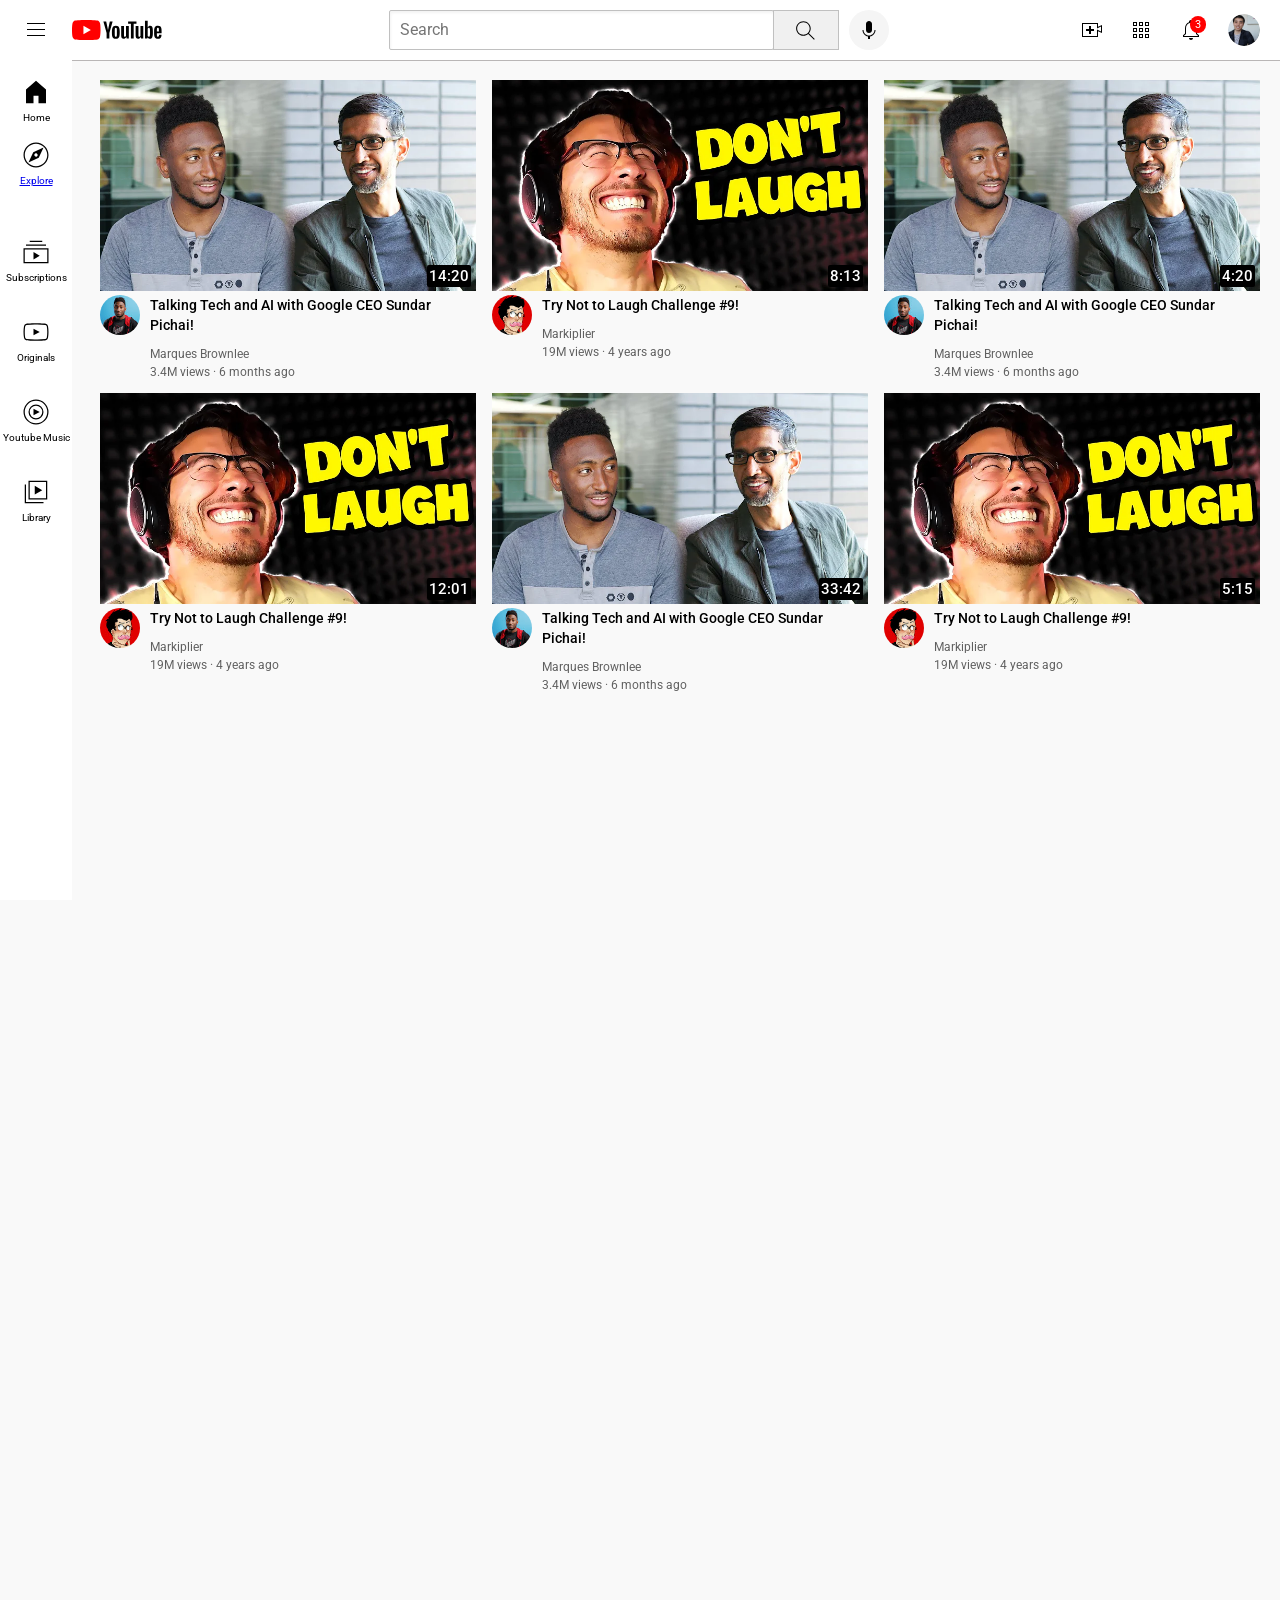
<file: index.html>
<!doctype html>
<html>
  <head>
    <title>youtube.com</title>
    <link
      rel="preconnect"
      href="https://fonts.googleapis.com" />
    <link
      rel="preconnect"
      href="https://fonts.gstatic.com"
      crossorigin />
    <link
      href="https://fonts.googleapis.com/css2?family=Roboto:ital,wght@0,100..900;1,100..900&display=swap"
      rel="stylesheet" />
    <link
      rel="stylesheet"
      href="styles/general.css" />
    <link
      rel="stylesheet"
      href="styles/header.css" />
    <link
      rel="stylesheet"
      href="styles/video.css" />
    <link
      rel="stylesheet"
      href="styles/sidebar.css" />
  </head>
  <body>
    <div class="header">
      <div class="left-section">
        <img
          class="hamburger-menu"
          src="icons/hamburger-menu.svg" />
        <img
          class="youtube-logo"
          src="icons/youtube-logo.svg" />
      </div>
      <div class="middle-section">
        <input
          class="search-bar"
          type="text"
          placeholder="Search" />
        <button class="search-button">
          <img
            class="search-icon"
            src="icons/search.svg" />
          <div class="tooltip">Search</div>
        </button>
        <button class="voice-search-button">
          <img
            class="voice-search-icon"
            src="icons/voice-search-icon.svg" />
          <div class="tooltip">Search with your voice</div>
        </button>
      </div>
      <div class="right-section">
        <div class="upload-icon-container">
          <img
            class="upload-icon"
            src="icons/upload.svg" />
          <div class="tooltip">Upload</div>
        </div>

        <div class="youtube-apps-container">
          <img
            class="youtube-apps-icon"
            src="icons/youtube-apps.svg" />
          <div class="tooltip">Apps</div>
        </div>

        <div class="notifications-icon-container">
          <div class="notifications-icon-container">
            <img
              class="notifications-icon"
              src="icons/notifications.svg" />
            <div class="tooltip">Notifications</div>
            <div class="notifications-count">3</div>
          </div>
        </div>

        <div class="current-user-picture-container">
          <img
            class="current-user-picture"
            src="channel-pictures/my-channel.jpeg" />
            <div class="tooltip">Account</div>
        </div>
      </div>
    </div>

    <div class="sidebar">
      <div class="sidebar-tab">
        <img
          class="sidebar-icon"
          src="sidebar-icons/home.svg"
          alt="" />
        <div class="sidebar-text">Home</div>
      </div>

      <a href="https://youtube.com">
      <div class="sidebar-tab">
        <img
          class="sidebar-icon"
          src="sidebar-icons/explore.svg"
          alt="" />
        <div class="sidebar-text">Explore</div>
      </div></a>

      <div class="sidebar-tab">
        <img
          class="sidebar-icon"
          src="sidebar-icons/subscriptions.svg"
          alt="" />
        <div class="sidebar-text">Subscriptions</div>
      </div>

      <div class="sidebar-tab">
        <img
          class="sidebar-icon"
          src="sidebar-icons/originals.svg"
          alt="" />
        <div class="sidebar-text">Originals</div>
      </div>

      <div class="sidebar-tab">
        <img
          class="sidebar-icon"
          src="sidebar-icons/youtube-music.svg"
          alt="" />
        <div class="sidebar-text">Youtube Music</div>
      </div>

      <div class="sidebar-tab">
        <img
          class="sidebar-icon"
          src="sidebar-icons/library.svg"
          alt="" />
        <div class="sidebar-text">Library</div>
      </div>
    </div>

    <div class="video-grid">
      <div class="video-preview">
        <div class="thumbnail-row">
          <img
            class="thumbnail"
            src="thumbnails/thumbnail-1.webp" />
          <div class="video-time">14:20</div>
        </div>
        <div class="video-info-grid">
          <div class="channel-picture">
            <img
              class="profile-picture"
              src="channel-pictures/channel-1.jpeg" />
          </div>
          <div class="video-info">
            <p class="video-title">
              Talking Tech and AI with Google CEO Sundar Pichai!
            </p>
            <p class="video-author">Marques Brownlee</p>
            <p class="video-stats">3.4M views &#183; 6 months ago</p>
          </div>
        </div>
      </div>

      <div class="video-preview">
        <div class="thumbnail-row">
          <img
            class="thumbnail"
            src="thumbnails/thumbnail-2.webp" />
          <div class="video-time">8:13</div>
        </div>
        <div class="video-info-grid">
          <div class="channel-picture">
            <img
              class="profile-picture"
              src="channel-pictures/channel-2.jpeg" />
          </div>
          <div class="video-info">
            <p class="video-title">Try Not to Laugh Challenge #9!</p>
            <p class="video-author">Markiplier</p>
            <p class="video-stats">19M views &#183; 4 years ago</p>
          </div>
        </div>
      </div>

      <div class="video-preview">
        <div class="thumbnail-row">
          <img
            class="thumbnail"
            src="thumbnails/thumbnail-1.webp" />
          <div class="video-time">4:20</div>
        </div>
        <div class="video-info-grid">
          <div class="channel-picture">
            <img
              class="profile-picture"
              src="channel-pictures/channel-1.jpeg" />
          </div>
          <div class="video-info">
            <p class="video-title">
              Talking Tech and AI with Google CEO Sundar Pichai!
            </p>
            <p class="video-author">Marques Brownlee</p>
            <p class="video-stats">3.4M views &#183; 6 months ago</p>
          </div>
        </div>
      </div>

      <div class="video-preview">
        <div class="thumbnail-row">
          <img
            class="thumbnail"
            src="thumbnails/thumbnail-2.webp" />
          <div class="video-time">12:01</div>
        </div>
        <div class="video-info-grid">
          <div class="channel-picture">
            <img
              class="profile-picture"
              src="channel-pictures/channel-2.jpeg" />
          </div>
          <div class="video-info">
            <p class="video-title">Try Not to Laugh Challenge #9!</p>
            <p class="video-author">Markiplier</p>
            <p class="video-stats">19M views &#183; 4 years ago</p>
          </div>
        </div>
      </div>

      <div class="video-preview">
        <div class="thumbnail-row">
          <img
            class="thumbnail"
            src="thumbnails/thumbnail-1.webp" />
          <div class="video-time">33:42</div>
        </div>
        <div class="video-info-grid">
          <div class="channel-picture">
            <img
              class="profile-picture"
              src="channel-pictures/channel-1.jpeg" />
          </div>
          <div class="video-info">
            <p class="video-title">
              Talking Tech and AI with Google CEO Sundar Pichai!
            </p>
            <p class="video-author">Marques Brownlee</p>
            <p class="video-stats">3.4M views &#183; 6 months ago</p>
          </div>
        </div>
      </div>

      <div class="video-preview">
        <div class="thumbnail-row">
          <img
            class="thumbnail"
            src="thumbnails/thumbnail-2.webp" />
          <div class="video-time">5:15</div>
        </div>
        <div class="video-info-grid">
          <div class="channel-picture">
            <img
              class="profile-picture"
              src="channel-pictures/channel-2.jpeg" />
          </div>
          <div class="video-info">
            <p class="video-title">Try Not to Laugh Challenge #9!</p>
            <p class="video-author">Markiplier</p>
            <p class="video-stats">19M views &#183; 4 years ago</p>
          </div>
        </div>
      </div>
    </div>
  </body>
</html>
</file>
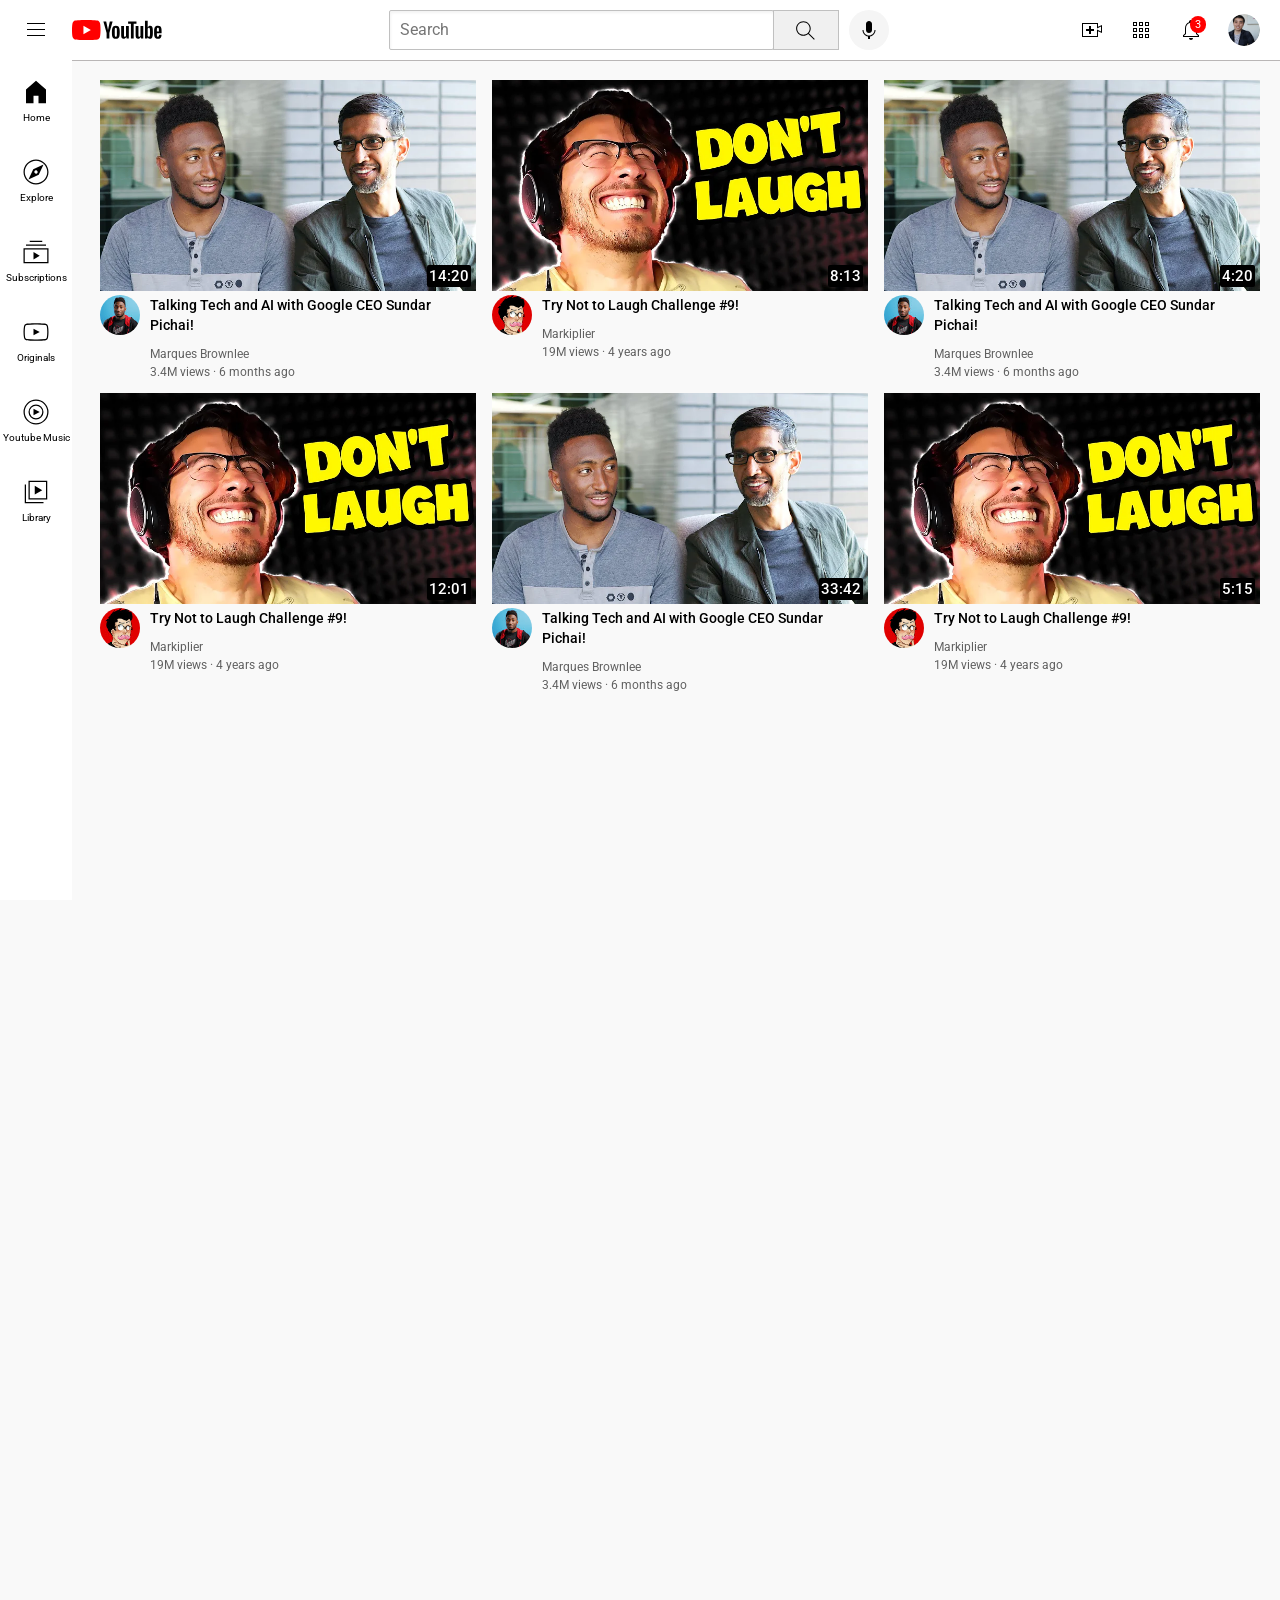
<file: youtube.html>
<!doctype html>
<html>
  <head>
    <title>youtube.com</title>
    <link
      rel="preconnect"
      href="https://fonts.googleapis.com" />
    <link
      rel="preconnect"
      href="https://fonts.gstatic.com"
      crossorigin />
    <link
      href="https://fonts.googleapis.com/css2?family=Roboto:ital,wght@0,100..900;1,100..900&display=swap"
      rel="stylesheet" />
    <link
      rel="stylesheet"
      href="styles/general.css" />
    <link
      rel="stylesheet"
      href="styles/header.css" />
    <link
      rel="stylesheet"
      href="styles/video.css" />
    <link
      rel="stylesheet"
      href="styles/sidebar.css" />
  </head>
  <body>
    <div class="header">
      <div class="left-section">
        <img
          class="hamburger-menu"
          src="icons/hamburger-menu.svg" />
        <img
          class="youtube-logo"
          src="icons/youtube-logo.svg" />
      </div>
      <div class="middle-section">
        <input
          class="search-bar"
          type="text"
          placeholder="Search" />
        <button class="search-button">
          <img
            class="search-icon"
            src="icons/search.svg" />
          <div class="tooltip">Search</div>
        </button>
        <button class="voice-search-button">
          <img
            class="voice-search-icon"
            src="icons/voice-search-icon.svg" />
          <div class="tooltip">Search with your voice</div>
        </button>
      </div>
      <div class="right-section">
        <div class="upload-icon-container">
          <img
            class="upload-icon"
            src="icons/upload.svg" />
          <div class="tooltip">Upload</div>
        </div>

        <div class="youtube-apps-container">
          <img
            class="youtube-apps-icon"
            src="icons/youtube-apps.svg" />
          <div class="tooltip">Apps</div>
        </div>

        <div class="notifications-icon-container">
          <div class="notifications-icon-container">
            <img
              class="notifications-icon"
              src="icons/notifications.svg" />
            <div class="tooltip">Notifications</div>
            <div class="notifications-count">3</div>
          </div>
        </div>

        <div class="current-user-picture-container">
          <img
            class="current-user-picture"
            src="channel-pictures/my-channel.jpeg" />
            <div class="tooltip">Account</div>
        </div>
      </div>
    </div>

    <div class="sidebar">
      <div class="sidebar-tab">
        <img
          class="sidebar-icon"
          src="sidebar-icons/home.svg"
          alt="" />
        <div class="sidebar-text">Home</div>
      </div>

      <div class="sidebar-tab">
        <img
          class="sidebar-icon"
          src="sidebar-icons/explore.svg"
          alt="" />
        <div class="sidebar-text">Explore</div>
      </div>

      <div class="sidebar-tab">
        <img
          class="sidebar-icon"
          src="sidebar-icons/subscriptions.svg"
          alt="" />
        <div class="sidebar-text">Subscriptions</div>
      </div>

      <div class="sidebar-tab">
        <img
          class="sidebar-icon"
          src="sidebar-icons/originals.svg"
          alt="" />
        <div class="sidebar-text">Originals</div>
      </div>

      <div class="sidebar-tab">
        <img
          class="sidebar-icon"
          src="sidebar-icons/youtube-music.svg"
          alt="" />
        <div class="sidebar-text">Youtube Music</div>
      </div>

      <div class="sidebar-tab">
        <img
          class="sidebar-icon"
          src="sidebar-icons/library.svg"
          alt="" />
        <div class="sidebar-text">Library</div>
      </div>
    </div>

    <div class="video-grid">
      <div class="video-preview">
        <div class="thumbnail-row">
          <img
            class="thumbnail"
            src="thumbnails/thumbnail-1.webp" />
          <div class="video-time">14:20</div>
        </div>
        <div class="video-info-grid">
          <div class="channel-picture">
            <img
              class="profile-picture"
              src="channel-pictures/channel-1.jpeg" />
          </div>
          <div class="video-info">
            <p class="video-title">
              Talking Tech and AI with Google CEO Sundar Pichai!
            </p>
            <p class="video-author">Marques Brownlee</p>
            <p class="video-stats">3.4M views &#183; 6 months ago</p>
          </div>
        </div>
      </div>

      <div class="video-preview">
        <div class="thumbnail-row">
          <img
            class="thumbnail"
            src="thumbnails/thumbnail-2.webp" />
          <div class="video-time">8:13</div>
        </div>
        <div class="video-info-grid">
          <div class="channel-picture">
            <img
              class="profile-picture"
              src="channel-pictures/channel-2.jpeg" />
          </div>
          <div class="video-info">
            <p class="video-title">Try Not to Laugh Challenge #9!</p>
            <p class="video-author">Markiplier</p>
            <p class="video-stats">19M views &#183; 4 years ago</p>
          </div>
        </div>
      </div>

      <div class="video-preview">
        <div class="thumbnail-row">
          <img
            class="thumbnail"
            src="thumbnails/thumbnail-1.webp" />
          <div class="video-time">4:20</div>
        </div>
        <div class="video-info-grid">
          <div class="channel-picture">
            <img
              class="profile-picture"
              src="channel-pictures/channel-1.jpeg" />
          </div>
          <div class="video-info">
            <p class="video-title">
              Talking Tech and AI with Google CEO Sundar Pichai!
            </p>
            <p class="video-author">Marques Brownlee</p>
            <p class="video-stats">3.4M views &#183; 6 months ago</p>
          </div>
        </div>
      </div>

      <div class="video-preview">
        <div class="thumbnail-row">
          <img
            class="thumbnail"
            src="thumbnails/thumbnail-2.webp" />
          <div class="video-time">12:01</div>
        </div>
        <div class="video-info-grid">
          <div class="channel-picture">
            <img
              class="profile-picture"
              src="channel-pictures/channel-2.jpeg" />
          </div>
          <div class="video-info">
            <p class="video-title">Try Not to Laugh Challenge #9!</p>
            <p class="video-author">Markiplier</p>
            <p class="video-stats">19M views &#183; 4 years ago</p>
          </div>
        </div>
      </div>

      <div class="video-preview">
        <div class="thumbnail-row">
          <img
            class="thumbnail"
            src="thumbnails/thumbnail-1.webp" />
          <div class="video-time">33:42</div>
        </div>
        <div class="video-info-grid">
          <div class="channel-picture">
            <img
              class="profile-picture"
              src="channel-pictures/channel-1.jpeg" />
          </div>
          <div class="video-info">
            <p class="video-title">
              Talking Tech and AI with Google CEO Sundar Pichai!
            </p>
            <p class="video-author">Marques Brownlee</p>
            <p class="video-stats">3.4M views &#183; 6 months ago</p>
          </div>
        </div>
      </div>

      <div class="video-preview">
        <div class="thumbnail-row">
          <img
            class="thumbnail"
            src="thumbnails/thumbnail-2.webp" />
          <div class="video-time">5:15</div>
        </div>
        <div class="video-info-grid">
          <div class="channel-picture">
            <img
              class="profile-picture"
              src="channel-pictures/channel-2.jpeg" />
          </div>
          <div class="video-info">
            <p class="video-title">Try Not to Laugh Challenge #9!</p>
            <p class="video-author">Markiplier</p>
            <p class="video-stats">19M views &#183; 4 years ago</p>
          </div>
        </div>
      </div>
    </div>
  </body>
</html>
</file>
<file: styles/general.css>
p {
  font-family: Roboto, Arial;
  margin-top: 0;
  margin-bottom: 0;
}

body {
  margin: 0;
  height: 3000px; 
  padding-top: 80px;
  padding-left: 100px;
  padding-right: 20px;
  background-color: rgb(249 249 249);
}
</file>
<file: styles/header.css>
.header {
  height: 60px;
  display: flex;
  flex-direction: row;
  justify-content: space-between;
  position: fixed;
  top: 0;
  left: 0;
  right: 0;
  background-color: white;
  border-bottom-width: 1px;
  border-bottom-style: solid;
  border-bottom-color: rgb(185, 182, 182);
  z-index: 100;
}

.left-section {
  margin-right: 70px;
  display: flex;
  align-items: center;
}

.hamburger-menu {
  height: 24px;
  margin-left: 24px;
  margin-right: 24px;
}

.youtube-logo {
  height: 20px;
}

.middle-section {
  flex: 1;
  margin-right: 35px;
  max-width: 500px;
  display: flex;
  align-items: center;
}

.search-bar {
  flex: 1;
  height: 36px;
  padding-left: 10px;
  font-size: 16px;
  border-width: 1px;
  border-style: solid;
  border-color: rgb(192, 192, 192);
  border-radius: 2px;
  box-shadow: inset 1px 2px 3px rgba(0, 0, 0, 0.05);
  width: 0;
}

.search-bar::placeholder {
  font-family: Roboto, Arial;
  font-size: 16px;
}

.search-button {
  height: 40px;
  width: 66px;
  background-color: rgb(240, 240, 240);
  border-width: 1px;
  border-style: solid;
  border-color: rgb(192, 192, 192);
  margin-left: -1px;
  margin-right: 10px;
}

.search-button,
.voice-search-button,
.upload-icon-container,
.youtube-apps-container,
.notifications-icon-container,
.current-user-picture-container {
  position: relative;
  cursor: pointer;
  display: flex;
  justify-content: center;
  align-items: center;
}

.tooltip {
  font-family: Roboto, Arial;
  position: absolute;
  background-color: gray;
  color: white;
  padding: 4px;
  border-radius: 2px;
  font-size: 12px;
  bottom: -30px;
  opacity: 0;
  transition: opacity 0.15s;
  pointer-events: none;
  white-space: nowrap;
}

.search-button:hover .tooltip,
.voice-search-button:hover .tooltip,
.upload-icon-container:hover .tooltip,
.youtube-apps-container:hover .tooltip,
.notifications-icon-container:hover .tooltip,
.current-user-picture-container:hover .tooltip {
  opacity: 1;
}

.search-icon {
  height: 25px;
}

.voice-search-button {
  align-items: center;
  height: 40px;
  width: 40px;
  border-radius: 20px;
  border: none;
  background-color: rgb(245, 245, 245);
}

.voice-search-icon {
  height: 24px;
}

.right-section {
  width: 180px;
  display: flex;
  align-items: center;
  justify-content: space-between;
  margin-right: 20px;
  flex-shrink: 0;
}

.upload-icon {
  height: 24px;
  cursor: pointer;
}

.youtube-apps-icon {
  height: 24px;
}

.notifications-icon {
  height: 24px;
}
.notifications-icon-container {
  position: relative;
}

.notifications-count {
  position: absolute;
  top: -2px;
  right: -3px;
  background-color: red;
  color: white;
  font-family: Roboto, Arial;
  font-size: 11px;
  padding-left: 5px;
  padding-right: 5px;
  padding-top: 2px;
  padding-bottom: 2px;
  border-radius: 10px;
}
.current-user-picture {
  height: 32px;
  border-radius: 16px;
}
</file>
<file: styles/video.css>
.thumbnail {
  width: 100%;
}

.video-title {
  font-size: 14px;
  margin-top: 0;
  font-weight: 500;
  line-height: 20px;
  margin-bottom: 12px;
}

.video-author,
.video-stats {
  font-size: 12px;
  color: rgb(96, 96, 96);
}

.video-author {
  margin-bottom: 4px;
}

.video-info-grid {
  display: grid;
  grid-template-columns: 50px 1fr;
}

.profile-picture {
  width: 40px;
  border-radius: 50px;
}

.video-grid {
  display: grid;
  column-gap: 16px;
  row-gap: 14px;
}

@media (max-width: 800px) {
  .video-grid {
    grid-template-columns: 1fr 1fr;
  }
}

@media (min-width: 1350px) {
  .video-grid {
    grid-template-columns: 1fr 1fr 1fr 1fr;
  }
}

@media (min-width: 801px) and (max-width: 1349px) {
  .video-grid {
    grid-template-columns: 1fr 1fr 1fr;
  }
  
}

.thumbnail-row {
  position: relative;
}

.video-time {
  background-color: black;
  color: white;
  position: absolute;
  right: 5px;
  bottom: 8px;
  font-family: Roboto, Arial;
  font-size: 15px;
  font-weight: 500;
  padding-left: 2px;
  padding-right: 2px;
  padding-top: 2px;
  padding-bottom: 2px;
  border-radius: 2px;
}
</file>
<file: styles/sidebar.css>
.sidebar {
  position: fixed;
  left: 0;
  bottom: 0;
  top: 60px;
  background-color: white;
  width: 72px;
  display: grid;
  grid-template-rows: 80px 80px 80px 80px 80px 80px;
  z-index: 101;
}

.sidebar-tab {
  display: flex;
  flex-direction: column;
  justify-content: center;
  align-items: center;
}

.sidebar-tab:hover {
  background-color:  rgb(238, 238, 238);
  cursor: pointer;
}

.sidebar-icon {
  height: 30px;
  padding-bottom: 5px;
}

.sidebar-text {
  font-family: Roboto, Arial;
  font-size: 10px;

}
</file>
